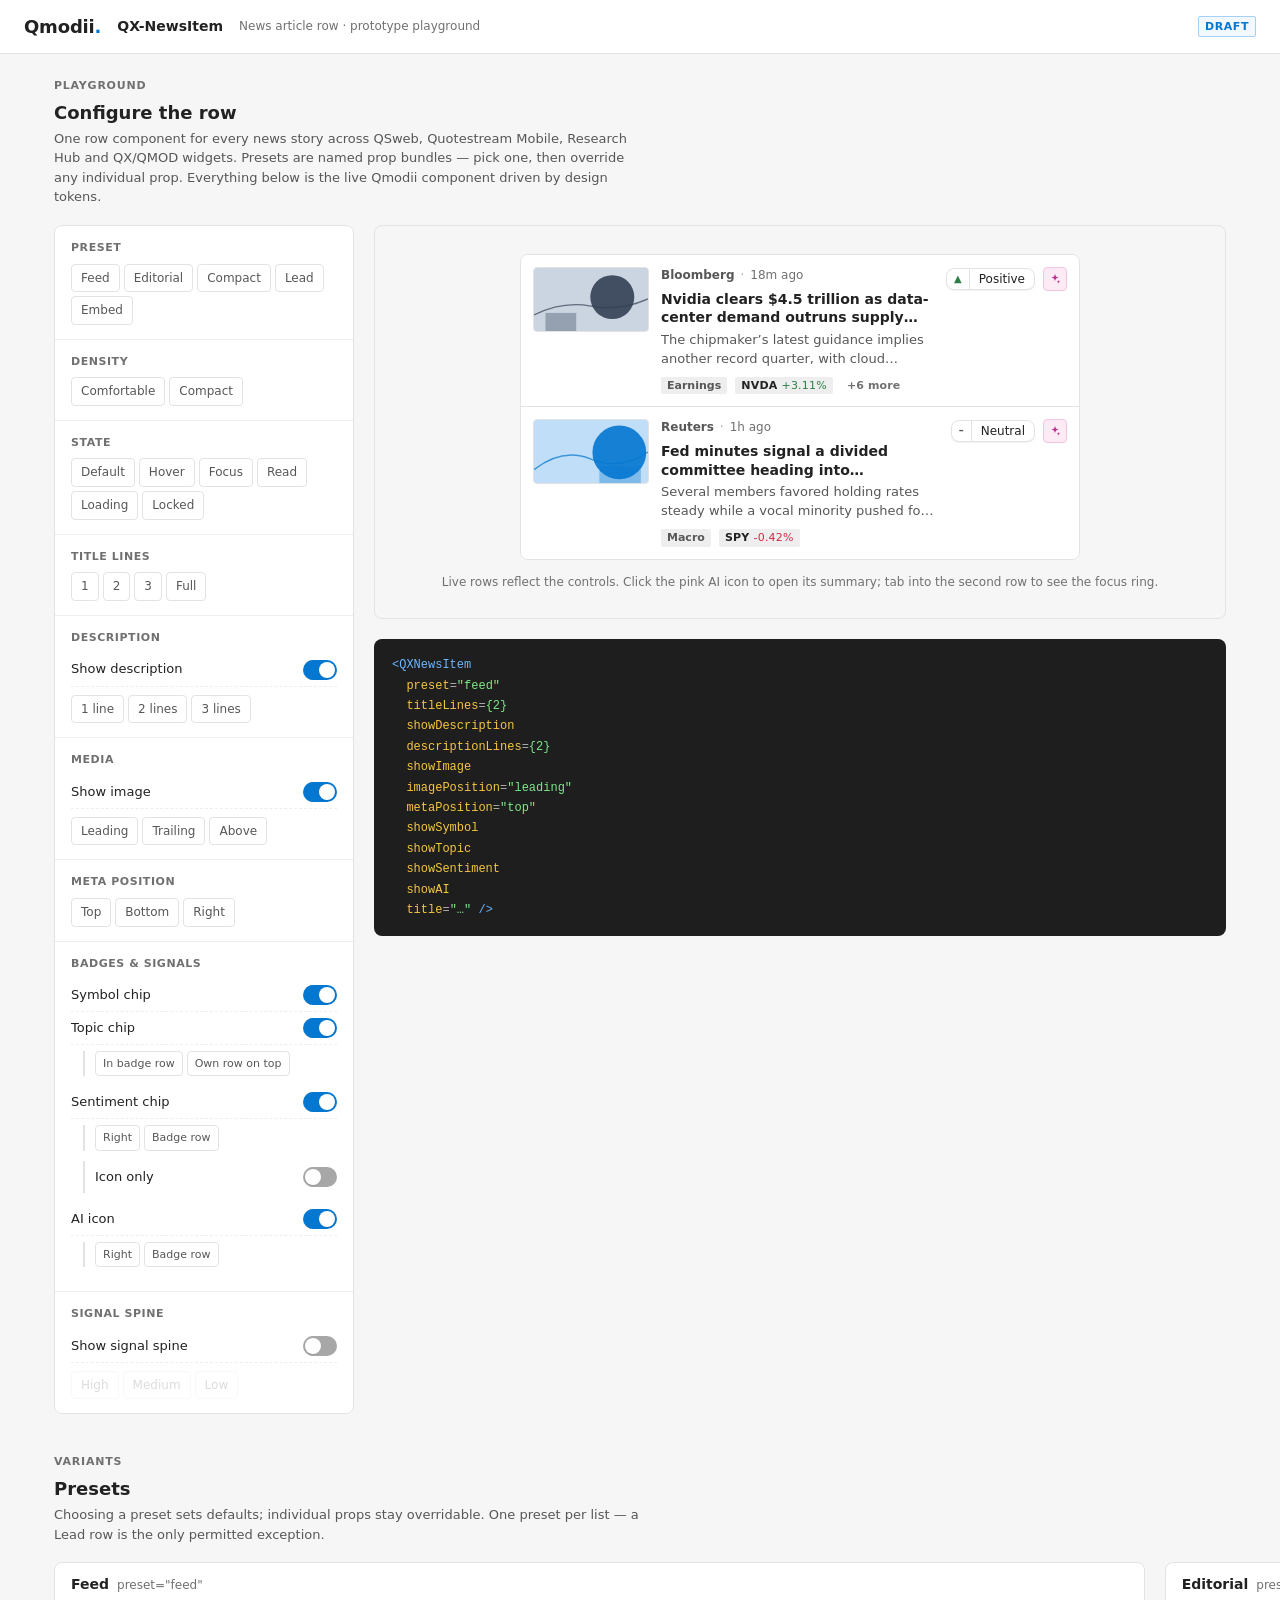
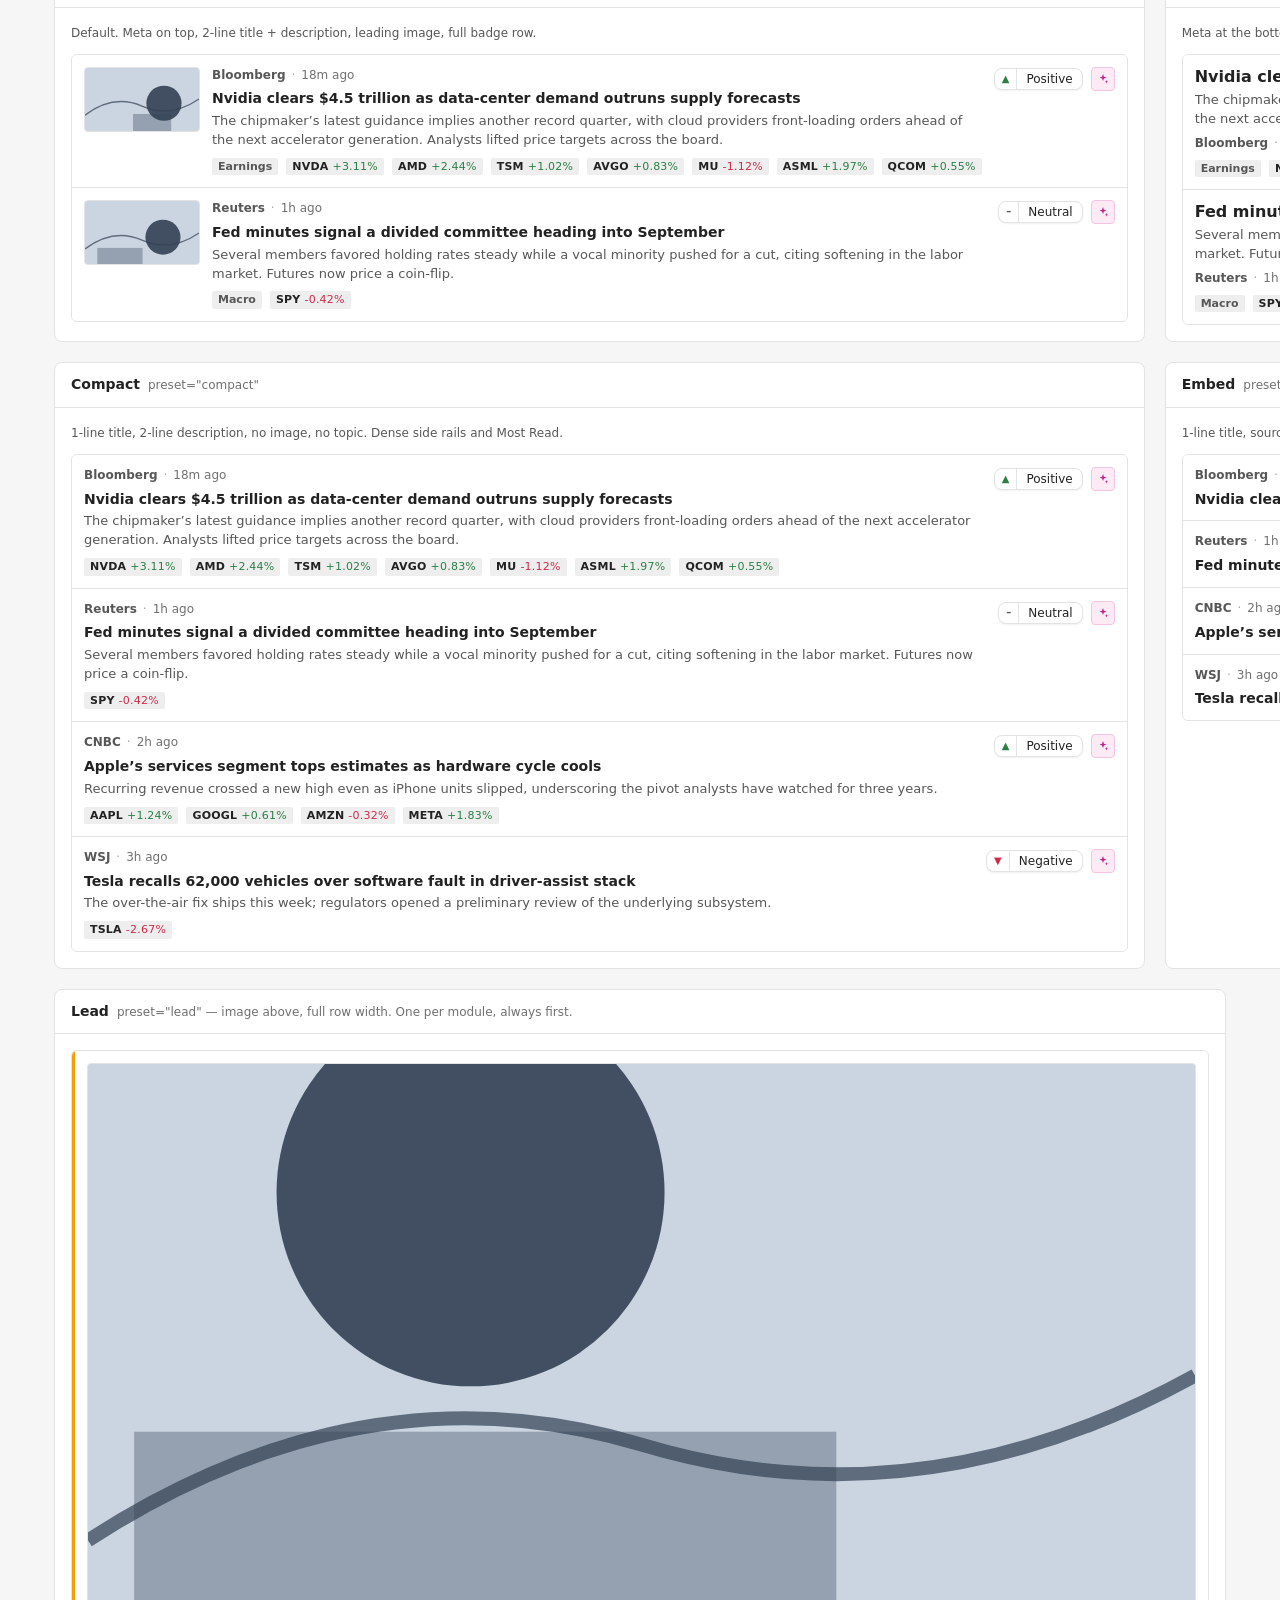
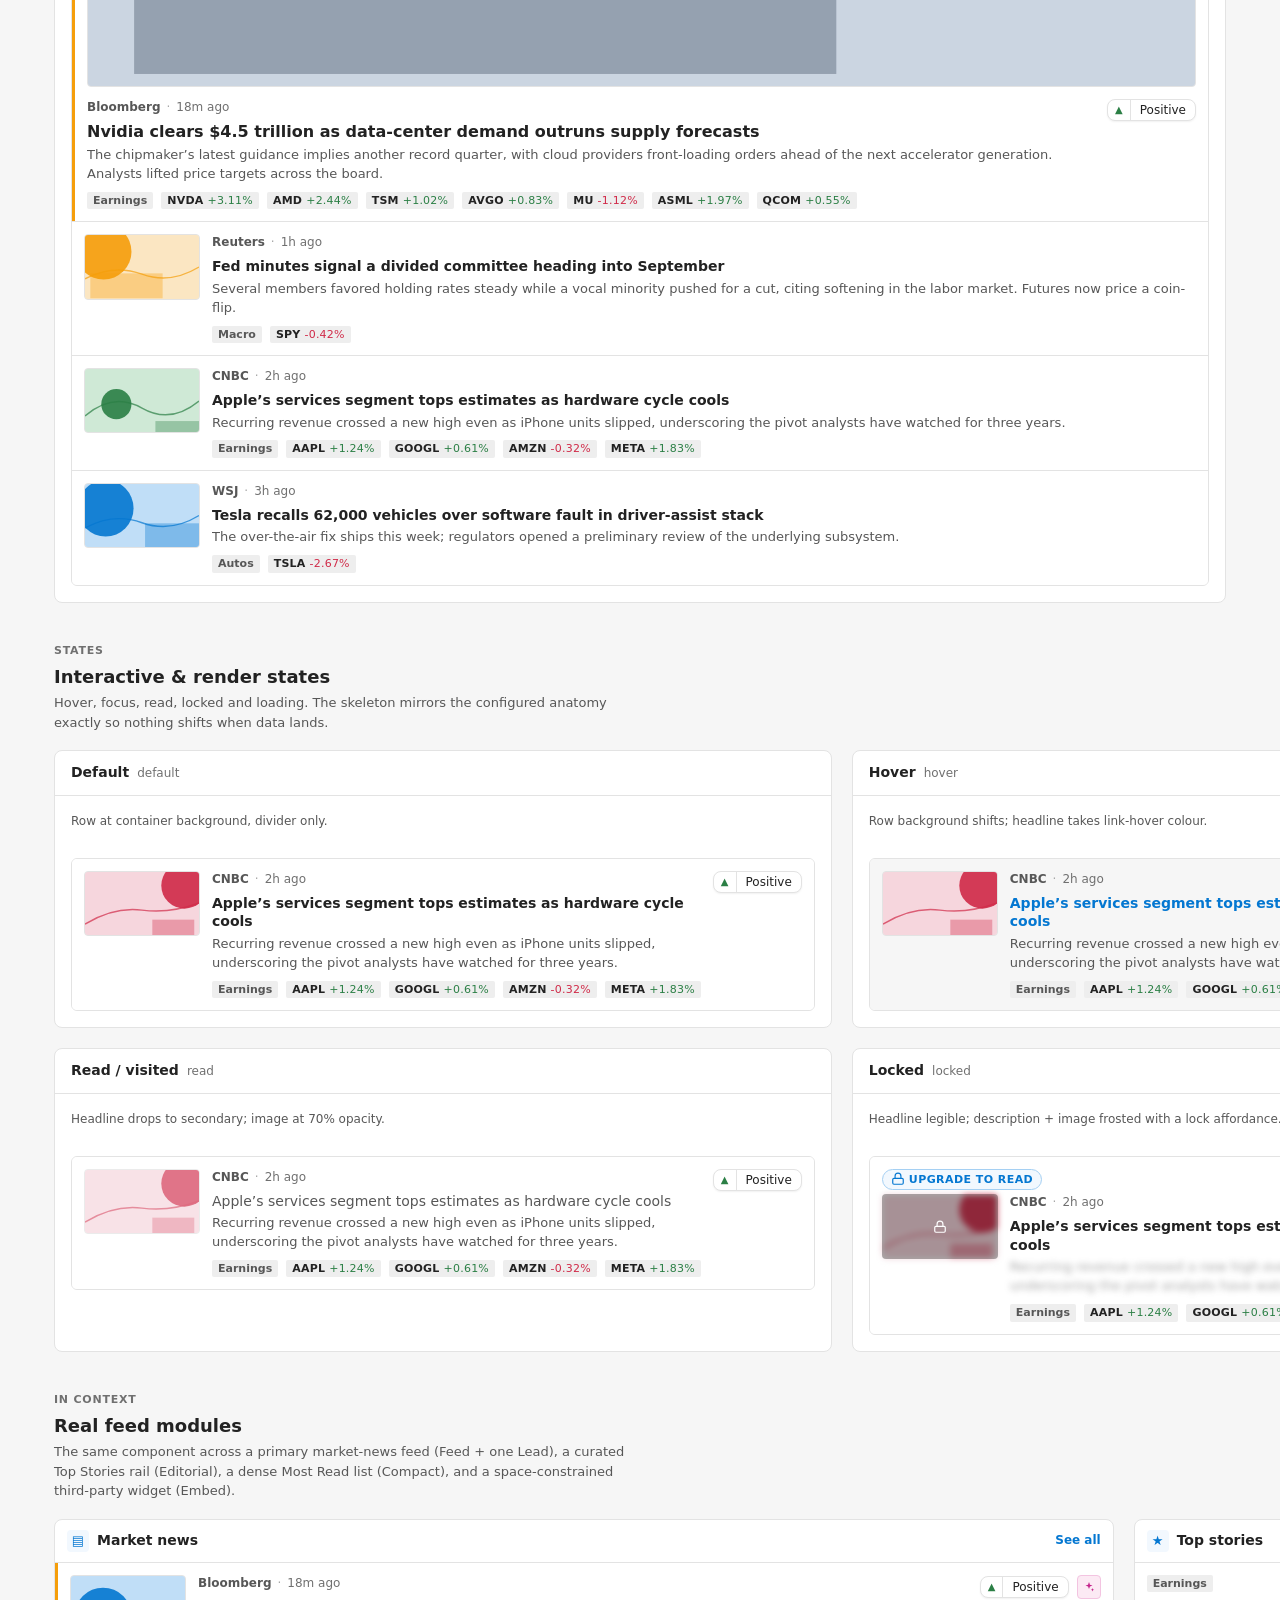
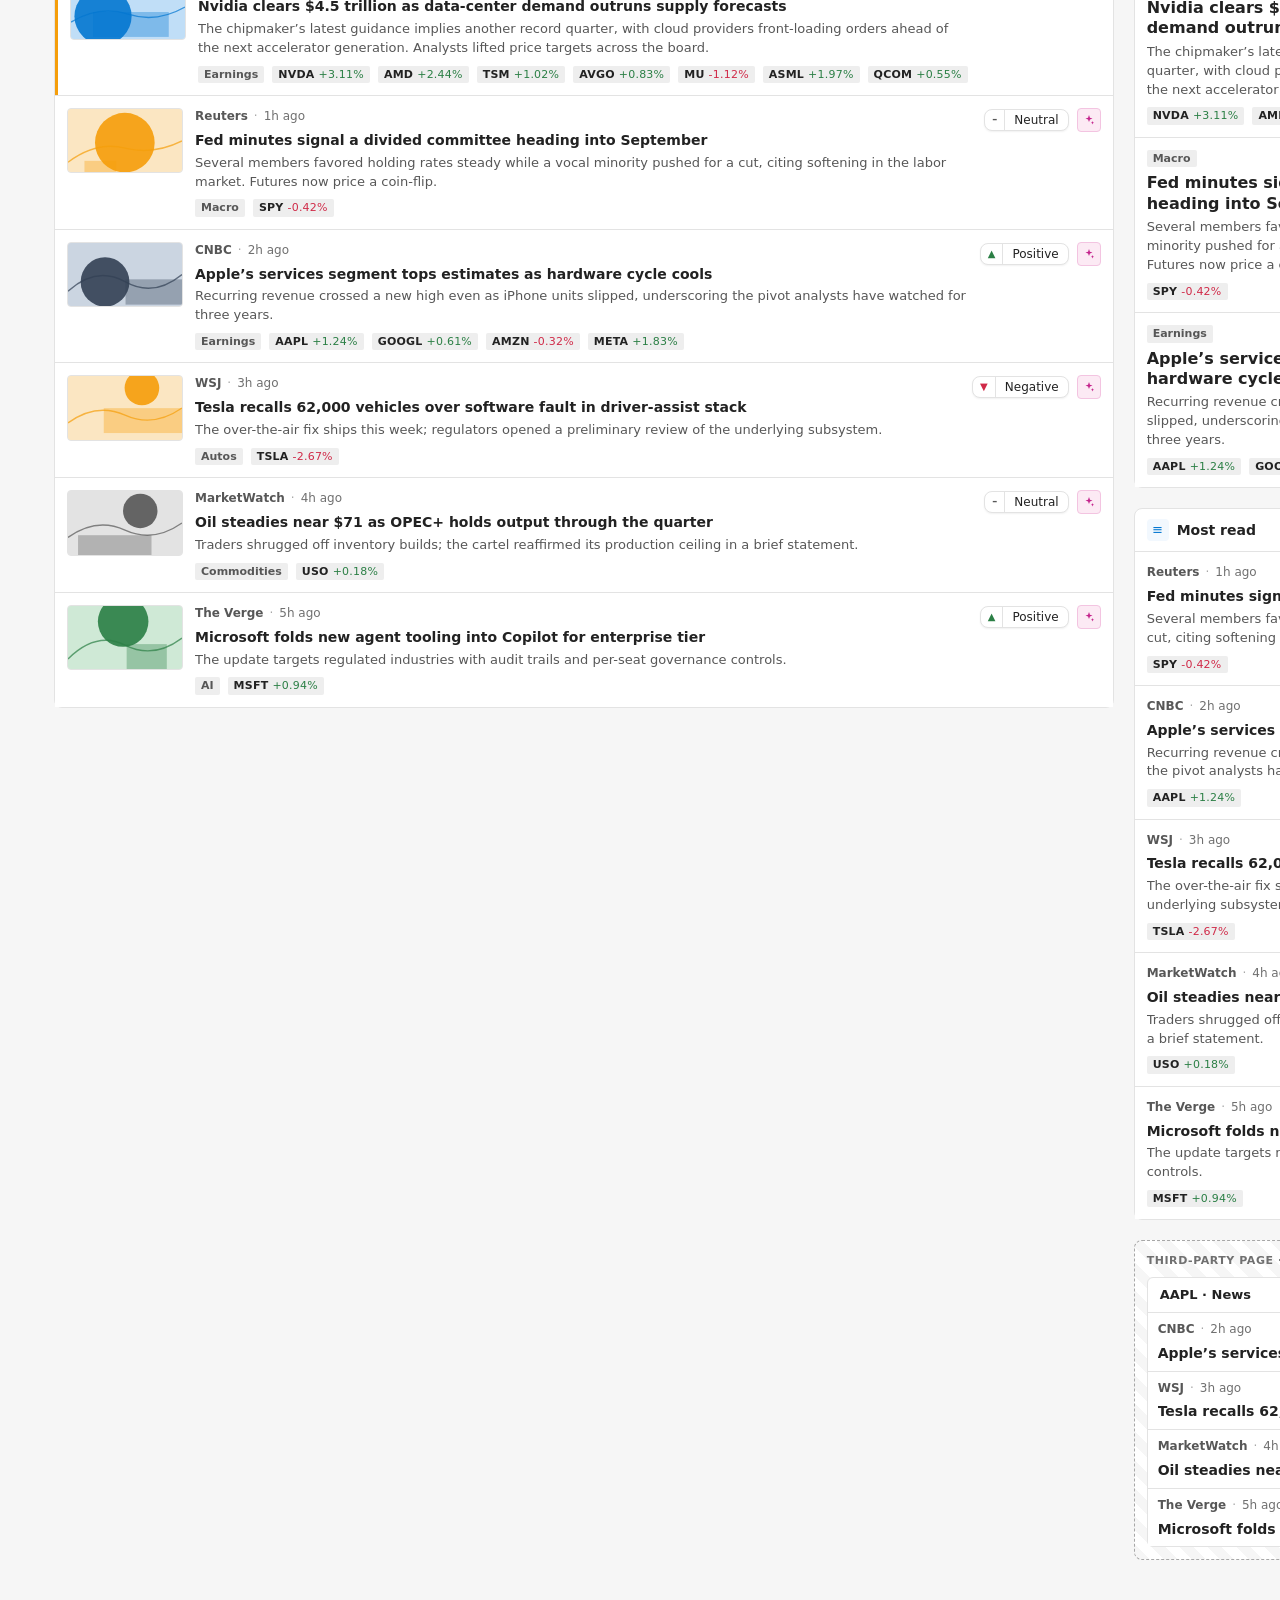
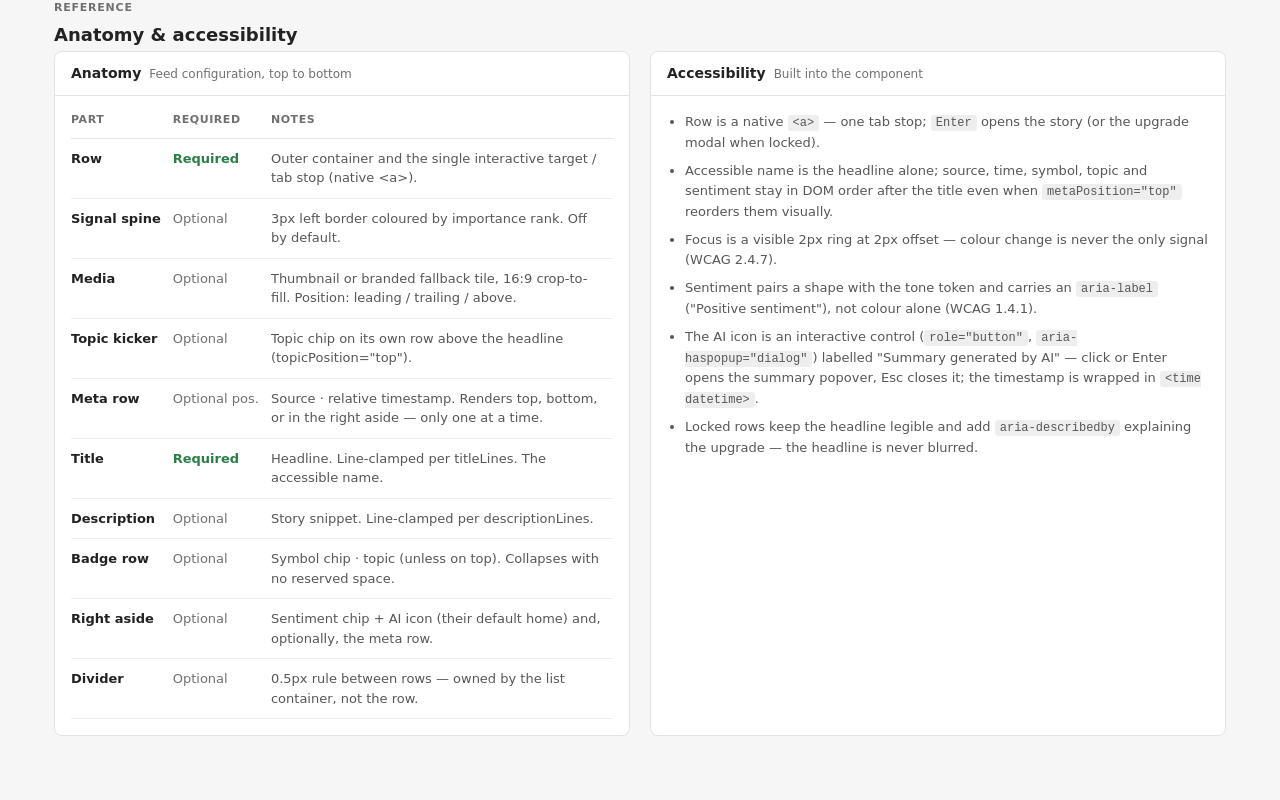
<file: index.html>
<!DOCTYPE html>
<html lang="en">
<head>
<meta charset="utf-8" />
<meta name="viewport" content="width=device-width, initial-scale=1" />
<title>QX-NewsItem — Playground</title>
<link rel="icon" href="data:image/svg+xml,%3Csvg xmlns='http://www.w3.org/2000/svg' viewBox='0 0 32 32'%3E%3Crect width='32' height='32' rx='6' fill='%230477D1'/%3E%3Crect x='7' y='9' width='11' height='8' rx='1' fill='white'/%3E%3Crect x='7' y='20' width='18' height='2' fill='white'/%3E%3Crect x='7' y='24' width='14' height='2' fill='white'/%3E%3C/svg%3E" />
<link rel="stylesheet" href="design-system/styles.css" />
<link rel="stylesheet" href="components/data/qxnewsitem.css" />
<style>
  :root { color-scheme: light; }
  body.qx-root {
    margin: 0;
    background: var(--qx-surface-ground, #F6F6F6);
    color: var(--qx-text-primary, #222);
    font-family: var(--qx-font-sans, system-ui, sans-serif);
    -webkit-font-smoothing: antialiased;
  }

  /* ---- App chrome ---- */
  .pg-appbar {
    position: sticky; top: 0; z-index: 20;
    background: var(--qx-surface-0, #fff);
    border-bottom: 1px solid var(--qx-surface-200, #E3E3E3);
    padding: 14px 24px; display: flex; align-items: center; gap: 16px;
  }
  .pg-wordmark { font-size: 18px; font-weight: 700; letter-spacing: -.01em; }
  .pg-wordmark .dot { color: var(--qx-primary, #0477D1); }
  .pg-appbar .pg-title { font-size: 14px; font-weight: 600; }
  .pg-appbar .pg-sub { font-size: 12px; color: var(--qx-text-muted, #707070); }
  .pg-tag { font-size: 11px; font-weight: 700; text-transform: uppercase; letter-spacing: .05em;
    color: var(--qx-primary, #0477D1); background: var(--qx-primary-subtle, #F2F8FE);
    border: 1px solid var(--qx-blue-200, #C0DEF7); border-radius: 2px; padding: 2px 6px; }
  .pg-spacer { flex: 1 1 auto; }

  .pg-wrap { max-width: 1220px; margin: 0 auto; padding: 24px; }

  /* ---- Section scaffolding ---- */
  .pg-section { margin-bottom: 40px; }
  .pg-eyebrow { font-size: 11px; font-weight: 700; text-transform: uppercase; letter-spacing: .07em; color: var(--qx-text-muted, #707070); margin: 0 0 6px; }
  .pg-h2 { font-size: 18px; font-weight: 700; margin: 0 0 4px; }
  .pg-lede { font-size: 13px; color: var(--qx-text-secondary, #575757); margin: 0 0 18px; max-width: 72ch; line-height: 1.5; }

  .pg-card { background: var(--qx-surface-0, #fff); border: 1px solid var(--qx-surface-200, #E3E3E3); border-radius: 8px; }
  .pg-card-pad { padding: 16px; }
  .pg-card-head { padding: 12px 16px; border-bottom: 1px solid var(--qx-surface-200, #E3E3E3); display: flex; align-items: baseline; gap: 8px; flex-wrap: wrap; }
  .pg-card-head .t { font-size: 14px; font-weight: 700; }
  .pg-card-head .s { font-size: 12px; color: var(--qx-text-muted, #707070); }

  /* ---- Playground grid ---- */
  .pg-play { display: grid; grid-template-columns: 300px 1fr; gap: 20px; align-items: start; }
  @media (max-width: 900px) { .pg-play { grid-template-columns: 1fr; } }
  .pg-controls { position: sticky; top: 74px; }
  .pg-ctrl-group { padding: 14px 16px; border-bottom: 1px solid var(--qx-surface-100, #EDEDED); }
  .pg-ctrl-group:last-child { border-bottom: 0; }
  .pg-ctrl-label { font-size: 11px; font-weight: 700; text-transform: uppercase; letter-spacing: .05em; color: var(--qx-text-muted, #707070); margin: 0 0 8px; }
  .pg-subctrl { margin-top: 8px; transition: opacity 120ms; }
  .pg-subctrl.off { opacity: .4; pointer-events: none; }
  .pg-place { margin: 6px 0 10px 12px; padding-left: 10px; border-left: 2px solid var(--qx-surface-200, #E3E3E3); }
  .pg-place .pg-seg button { font-size: 11px; padding: 4px 7px; }

  /* segmented */
  .pg-seg { display: inline-flex; flex-wrap: wrap; gap: 4px; }
  .pg-seg button {
    font-family: inherit; font-size: 12px; font-weight: 500; padding: 5px 9px;
    border-radius: var(--qx-radius-sm, 4px); cursor: pointer;
    background: var(--qx-surface-0, #fff); color: var(--qx-text-secondary, #575757);
    border: 1px solid var(--qx-surface-200, #E3E3E3); transition: all 120ms var(--qx-ease, ease);
  }
  .pg-seg button:hover { background: var(--qx-surface-50, #F6F6F6); border-color: var(--qx-surface-300, #C7C7C7); }
  .pg-seg button[aria-pressed='true'] { background: var(--qx-primary-subtle, #F2F8FE); color: var(--qx-blue-900, #002C5A); border-color: var(--qx-blue-200, #C0DEF7); font-weight: 600; }
  .pg-seg button:disabled { opacity: .5; cursor: not-allowed; }

  /* toggle row */
  .pg-toggle { display: flex; align-items: center; justify-content: space-between; padding: 6px 0; font-size: 13px; }
  .pg-toggle:not(:last-child) { border-bottom: 1px dashed var(--qx-surface-100, #EDEDED); }
  .pg-toggle.dim { opacity: .45; }
  .pg-switch { position: relative; width: 34px; height: 20px; flex: 0 0 auto; }
  .pg-switch input { position: absolute; opacity: 0; width: 100%; height: 100%; margin: 0; cursor: pointer; }
  .pg-switch .track { position: absolute; inset: 0; border-radius: 999px; background: var(--qx-surface-300, #C7C7C7); transition: background 140ms var(--qx-ease, ease); }
  .pg-switch .thumb { position: absolute; top: 2px; left: 2px; width: 16px; height: 16px; border-radius: 50%; background: #fff; transition: transform 140ms var(--qx-ease, ease); box-shadow: var(--qx-shadow-xs, 0 1px 2px rgba(0,0,0,.06)); }
  .pg-switch input:checked + .track { background: var(--qx-primary, #0477D1); }
  .pg-switch input:checked + .track + .thumb { transform: translateX(14px); }

  /* ---- Preview stage ---- */
  .pg-stage { background: var(--qx-surface-ground, #F6F6F6); border: 1px solid var(--qx-surface-200, #E3E3E3); border-radius: 8px; padding: 28px; }
  .pg-stage-inner { max-width: 560px; margin: 0 auto; }
  .pg-list-frame { border: 1px solid var(--qx-surface-200, #E3E3E3); border-radius: 8px; overflow: hidden; }
  .pg-hint { font-size: 12px; color: var(--qx-text-muted, #707070); text-align: center; margin: 14px 0 0; }

  /* generated code */
  .pg-code { margin-top: 20px; background: var(--qx-surface-900, #1a1a1a); color: #e8e8e8; border-radius: 8px; padding: 16px 18px; overflow-x: auto;
    font-family: ui-monospace, 'SF Mono', Menlo, Consolas, monospace; font-size: 12px; line-height: 1.7; white-space: pre; }
  .pg-code .k { color: #6cb6ff; } .pg-code .a { color: #f5c63f; } .pg-code .v { color: #7ee787; } .pg-code .p { color: #b0b0b0; }

  /* ---- Galleries ---- */
  .pg-grid-2 { display: grid; grid-template-columns: 1fr 1fr; gap: 20px; }
  .pg-grid-3 { display: grid; grid-template-columns: repeat(3, 1fr); gap: 20px; }
  @media (max-width: 900px) { .pg-grid-2, .pg-grid-3 { grid-template-columns: 1fr; } }
  .pg-gal-note { margin: 0 0 12px; font-size: 12px; color: var(--qx-text-secondary, #575757); line-height: 1.5; }
  .pg-inner-list { border: 1px solid var(--qx-surface-200, #E3E3E3); border-radius: 6px; overflow: hidden; }

  .pg-usage { display: grid; grid-template-columns: 1.6fr 1fr; gap: 20px; align-items: start; }
  @media (max-width: 900px) { .pg-usage { grid-template-columns: 1fr; } }
  .pg-rail { display: flex; flex-direction: column; gap: 20px; }
  .pg-module-head { display: flex; align-items: center; gap: 8px; padding: 10px 12px; border-bottom: 1px solid var(--qx-surface-200, #E3E3E3); }
  .pg-module-head .icon { width: 22px; height: 22px; border-radius: 4px; background: var(--qx-primary-subtle, #F2F8FE); color: var(--qx-primary, #0477D1); display: flex; align-items: center; justify-content: center; font-size: 13px; }
  .pg-module-head .t { font-size: 14px; font-weight: 700; }
  .pg-module-head .more { margin-left: auto; font-size: 12px; font-weight: 600; color: var(--qx-primary, #0477D1); text-decoration: none; }
  .pg-embed-frame { border: 1px dashed var(--qx-surface-300, #C7C7C7); border-radius: 8px; padding: 12px; background: repeating-linear-gradient(45deg, var(--qx-surface-50, #F6F6F6) 0 10px, var(--qx-surface-0, #fff) 10px 20px); }
  .pg-embed-note { font-size: 11px; color: var(--qx-text-muted); margin: 0 0 8px; text-transform: uppercase; letter-spacing: .05em; font-weight: 700; }

  table.pg-anat { width: 100%; border-collapse: collapse; font-size: 13px; }
  table.pg-anat th { text-align: left; font-size: 11px; font-weight: 700; text-transform: uppercase; letter-spacing: .05em; color: var(--qx-text-muted); padding: 0 12px 10px 0; border-bottom: 1px solid var(--qx-surface-200, #E3E3E3); }
  table.pg-anat td { padding: 10px 12px 10px 0; border-bottom: 1px solid var(--qx-surface-100, #EDEDED); color: var(--qx-text-secondary); vertical-align: top; line-height: 1.5; }
  table.pg-anat td.n { font-weight: 700; color: var(--qx-text-primary); white-space: nowrap; }
  table.pg-anat td.req.yes { color: var(--qx-text-positive, #2B7F45); font-weight: 600; white-space: nowrap; }
  table.pg-anat td.req { color: var(--qx-text-muted); white-space: nowrap; }
  .pg-a11y { margin: 0; padding-left: 18px; }
  .pg-a11y li { font-size: 13px; color: var(--qx-text-secondary); line-height: 1.55; margin-bottom: 8px; }
  .pg-a11y code { background: var(--qx-surface-100, #EDEDED); padding: 1px 5px; border-radius: 3px; font-size: 12px; }
</style>
</head>
<body class="qx-root">
<div id="app"></div>

<script src="components/data/qxnewsitem.vanilla.js"></script>
<script>
/* ============================================================
   Playground — dependency-free. Renders the QX-NewsItem component
   (window.QXNewsItem) across a live configurator, preset & state
   galleries, and real feed modules.
   ============================================================ */
(function () {
  'use strict';
  const NI = window.QXNewsItem;
  const PRESETS = NI.PRESETS;

  /* ---- tiny DOM helper ---- */
  function el(tag, attrs, children) {
    const n = document.createElement(tag);
    if (attrs) for (const k in attrs) {
      const v = attrs[k];
      if (v === undefined || v === null || v === false) continue;
      if (k === 'text') n.textContent = v;
      else if (k === 'html') n.innerHTML = v;
      else if (k === 'onclick') n.addEventListener('click', v);
      else if (k === 'onchange') n.addEventListener('change', v);
      else n.setAttribute(k, v === true ? '' : v);
    }
    if (children != null) [].concat(children).forEach(c => { if (c != null && c !== false) n.appendChild(typeof c === 'object' ? c : document.createTextNode(String(c))); });
    return n;
  }
  const clear = (n) => { while (n.firstChild) n.removeChild(n.firstChild); return n; };

  /* ---- deterministic placeholder thumbnails ---- */
  const TINTS = [['#0477D1','#C0DEF7'],['#2B7F45','#CFE9D6'],['#575757','#E3E3E3'],['#D02A48','#F6D6DD'],['#F59E0B','#FBE6C2'],['#334155','#CBD5E1']];
  function thumb(seed) {
    let hs = 0; for (let i = 0; i < seed.length; i++) hs = (hs * 31 + seed.charCodeAt(i)) & 0xffffff;
    const t = TINTS[hs % TINTS.length], c1 = t[0], c2 = t[1];
    const r = (n) => ((hs >> n) & 0xff) / 255;
    const s =
      "<svg xmlns='http://www.w3.org/2000/svg' width='320' height='180' viewBox='0 0 320 180'>" +
      "<rect width='320' height='180' fill='" + c2 + "'/>" +
      "<circle cx='" + (40 + r(3) * 240) + "' cy='" + (30 + r(7) * 90) + "' r='" + (40 + r(5) * 50) + "' fill='" + c1 + "' opacity='0.9'/>" +
      "<rect x='" + (r(11) * 200) + "' y='" + (90 + r(9) * 60) + "' width='" + (80 + r(13) * 160) + "' height='70' fill='" + c1 + "' opacity='0.35'/>" +
      "<path d='M0 " + (120 + r(2) * 30) + " Q 80 " + (60 + r(4) * 40) + ", 160 110 T 320 90' stroke='" + c1 + "' stroke-width='4' fill='none' opacity='0.7'/>" +
      "</svg>";
    return 'data:image/svg+xml;utf8,' + encodeURIComponent(s);
  }

  /* ---- sample feed ---- */
  const STORIES = [
    { title: 'Nvidia clears $4.5 trillion as data-center demand outruns supply forecasts', description: 'The chipmaker’s latest guidance implies another record quarter, with cloud providers front-loading orders ahead of the next accelerator generation. Analysts lifted price targets across the board.', source: 'Bloomberg', initials: 'BL', timestamp: '18m ago', datetime: '2026-08-14T13:42:00Z', symbol: 'NVDA', symbolChange: 3.11, symbols: [{symbol:'NVDA',change:3.11},{symbol:'AMD',change:2.44},{symbol:'TSM',change:1.02},{symbol:'AVGO',change:0.83},{symbol:'MU',change:-1.12},{symbol:'ASML',change:1.97},{symbol:'QCOM',change:0.55}], sentiment: 'positive', topic: 'Earnings' },
    { title: 'Fed minutes signal a divided committee heading into September', description: 'Several members favored holding rates steady while a vocal minority pushed for a cut, citing softening in the labor market. Futures now price a coin-flip.', source: 'Reuters', initials: 'RE', timestamp: '1h ago', datetime: '2026-08-14T12:55:00Z', symbol: 'SPY', symbolChange: -0.42, sentiment: 'neutral', topic: 'Macro' },
    { title: 'Apple’s services segment tops estimates as hardware cycle cools', description: 'Recurring revenue crossed a new high even as iPhone units slipped, underscoring the pivot analysts have watched for three years.', source: 'CNBC', initials: 'CN', timestamp: '2h ago', datetime: '2026-08-14T11:40:00Z', symbol: 'AAPL', symbolChange: 1.24, symbols: [{symbol:'AAPL',change:1.24},{symbol:'GOOGL',change:0.61},{symbol:'AMZN',change:-0.32},{symbol:'META',change:1.83}], sentiment: 'positive', topic: 'Earnings' },
    { title: 'Tesla recalls 62,000 vehicles over software fault in driver-assist stack', description: 'The over-the-air fix ships this week; regulators opened a preliminary review of the underlying subsystem.', source: 'WSJ', initials: 'WS', timestamp: '3h ago', datetime: '2026-08-14T10:30:00Z', symbol: 'TSLA', symbolChange: -2.67, sentiment: 'negative', topic: 'Autos' },
    { title: 'Oil steadies near $71 as OPEC+ holds output through the quarter', description: 'Traders shrugged off inventory builds; the cartel reaffirmed its production ceiling in a brief statement.', source: 'MarketWatch', initials: 'MW', timestamp: '4h ago', datetime: '2026-08-14T09:15:00Z', symbol: 'USO', symbolChange: 0.18, sentiment: 'neutral', topic: 'Commodities' },
    { title: 'Microsoft folds new agent tooling into Copilot for enterprise tier', description: 'The update targets regulated industries with audit trails and per-seat governance controls.', source: 'The Verge', initials: 'TV', timestamp: '5h ago', datetime: '2026-08-14T08:05:00Z', symbol: 'MSFT', symbolChange: 0.94, sentiment: 'positive', topic: 'AI' },
  ];
  const storyProps = (s, seed) => ({ title: s.title, description: s.description, source: s.source, sourceInitials: s.initials, timestamp: s.timestamp, datetime: s.datetime, image: thumb((seed || '') + s.title), symbol: s.symbol, symbolChange: s.symbolChange, symbols: s.symbols, sentiment: s.sentiment, topic: s.topic, imageAlt: '' });

  /* ---- control widgets ---- */
  function segmented(value, options, onChange, disabled) {
    return el('div', { class: 'pg-seg', role: 'group' }, options.map(o => {
      const val = Array.isArray(o) ? o[0] : o, lbl = Array.isArray(o) ? o[1] : o;
      return el('button', { type: 'button', 'aria-pressed': String(val) === String(value), disabled: disabled || undefined, onclick: () => onChange(val), text: lbl });
    }));
  }
  function toggleRow(label, checked, onChange, disabled) {
    const input = el('input', { type: 'checkbox', onchange: (e) => onChange(e.target.checked) });
    input.checked = checked; if (disabled) input.disabled = true;
    return el('label', { class: 'pg-toggle' + (disabled ? ' dim' : '') }, [
      el('span', { text: label }),
      el('span', { class: 'pg-switch' }, [input, el('span', { class: 'track' }), el('span', { class: 'thumb' })]),
    ]);
  }
  const ctrlGroup = (label, kids) => el('div', { class: 'pg-ctrl-group' }, [el('p', { class: 'pg-ctrl-label', text: label })].concat(kids));

  /* ---- generated code snippet ---- */
  function codeSnippet(cfg) {
    const DEF = { density: 'comfortable', state: 'default', signalLevel: 'high' };
    const rows = [];
    const add = (name, val, isStr) => {
      if (typeof val === 'boolean') { if (val) rows.push([name, null]); return; }
      if (val == null) return;
      rows.push([name, isStr ? '"' + val + '"' : '{' + JSON.stringify(val) + '}']);
    };
    add('preset', cfg.preset, true);
    if (cfg.density !== DEF.density) add('density', cfg.density, true);
    if (cfg.state !== DEF.state) add('state', cfg.state, true);
    add('titleLines', cfg.titleLines, typeof cfg.titleLines !== 'number');
    add('showDescription', cfg.showDescription);
    if (cfg.showDescription) add('descriptionLines', cfg.descriptionLines, false);
    add('showImage', cfg.showImage);
    if (cfg.showImage) add('imagePosition', cfg.imagePosition, true);
    add('metaPosition', cfg.metaPosition, true);
    add('showSymbol', cfg.showSymbol);
    add('showTopic', cfg.showTopic);
    if (cfg.showTopic && cfg.topicPosition !== 'badge') add('topicPosition', cfg.topicPosition, true);
    add('showSentiment', cfg.showSentiment);
    if (cfg.showSentiment && cfg.sentimentPosition !== 'right') add('sentimentPosition', cfg.sentimentPosition, true);
    if (cfg.showSentiment && cfg.sentimentIconOnly) add('sentimentIconOnly', true);
    add('showAI', cfg.showAI);
    if (cfg.showAI && cfg.aiPosition !== 'right') add('aiPosition', cfg.aiPosition, true);
    add('showSignalSpine', cfg.showSignalSpine);
    if (cfg.showSignalSpine && cfg.signalLevel !== DEF.signalLevel) add('signalLevel', cfg.signalLevel, true);

    const pre = el('pre', { class: 'pg-code' });
    pre.appendChild(el('span', { class: 'k', text: '<QXNewsItem' }));
    pre.appendChild(document.createTextNode('\n'));
    rows.forEach(([n, v]) => {
      pre.appendChild(document.createTextNode('  '));
      pre.appendChild(el('span', { class: 'a', text: n }));
      if (v !== null) { pre.appendChild(el('span', { class: 'p', text: '=' })); pre.appendChild(el('span', { class: 'v', text: v })); }
      pre.appendChild(document.createTextNode('\n'));
    });
    pre.appendChild(document.createTextNode('  '));
    pre.appendChild(el('span', { class: 'a', text: 'title' }));
    pre.appendChild(el('span', { class: 'p', text: '=' }));
    pre.appendChild(el('span', { class: 'v', text: '"…"' }));
    pre.appendChild(el('span', { class: 'k', text: ' />' }));
    return pre;
  }

  /* ---- playground ---- */
  function playground() {
    let cfg = { preset: 'feed', density: 'comfortable', state: 'default', titleLines: 2, showDescription: true, descriptionLines: 2, showImage: true, imagePosition: 'leading', metaPosition: 'top', showSymbol: true, showSentiment: true, showAI: true, showTopic: true, topicPosition: 'badge', sentimentPosition: 'right', aiPosition: 'right', sentimentIconOnly: false, showSignalSpine: false, signalLevel: 'high' };

    const controlsEl = el('div', { class: 'pg-card pg-controls' });
    const previewEl = el('div', { class: 'pg-list-frame' });
    const codeHolder = el('div');
    const stage = el('div', { class: 'pg-stage' }, [
      el('div', { class: 'pg-stage-inner' }, [previewEl]),
      el('p', { class: 'pg-hint', html: 'Live rows reflect the controls. Click the pink AI icon to open its summary; tab into the second row to see the focus ring.' }),
    ]);

    function effBadges() {
      const off = cfg.preset === 'embed';
      return { showSymbol: cfg.showSymbol && !off, showSentiment: cfg.showSentiment && !off, showAI: cfg.showAI && !off, showTopic: cfg.showTopic && !off };
    }

    function renderPreview() {
      clear(previewEl);
      const b = effBadges();
      const base = { preset: cfg.preset, density: cfg.density, titleLines: cfg.titleLines, showDescription: cfg.showDescription, descriptionLines: cfg.descriptionLines, showImage: cfg.showImage, imagePosition: cfg.imagePosition, metaPosition: cfg.metaPosition, showSignalSpine: cfg.showSignalSpine, signalLevel: cfg.signalLevel, showSymbol: b.showSymbol, showSentiment: b.showSentiment, showAI: b.showAI, showTopic: b.showTopic, topicPosition: cfg.topicPosition, sentimentPosition: cfg.sentimentPosition, aiPosition: cfg.aiPosition, sentimentIconOnly: cfg.sentimentIconOnly };
      const list = el('div', { class: 'qx-news-list' });
      list.appendChild(NI.render(Object.assign({}, base, storyProps(STORIES[0]), { state: cfg.state, image: cfg.showImage ? thumb(STORIES[0].title) : undefined })));
      list.appendChild(NI.render(Object.assign({}, base, storyProps(STORIES[1]), { image: cfg.showImage ? thumb(STORIES[1].title) : undefined })));
      previewEl.appendChild(list);
      clear(codeHolder).appendChild(codeSnippet(Object.assign({}, cfg, b)));
    }

    function renderControls() {
      clear(controlsEl);
      const off = cfg.preset === 'embed';
      const set = (patch) => { cfg = Object.assign({}, cfg, patch); renderControls(); renderPreview(); };
      const setPreset = (preset) => { const p = PRESETS[preset]; set({ preset, titleLines: p.titleLines, showDescription: p.showDescription, descriptionLines: p.descriptionLines, showImage: p.showImage, imagePosition: p.imagePosition, metaPosition: p.metaPosition, topicPosition: p.topicPosition || 'badge', sentimentPosition: p.sentimentPosition || 'right', aiPosition: p.aiPosition || 'right' }); };

      controlsEl.appendChild(ctrlGroup('Preset', segmented(cfg.preset, [['feed','Feed'],['editorial','Editorial'],['compact','Compact'],['lead','Lead'],['embed','Embed']], setPreset)));
      controlsEl.appendChild(ctrlGroup('Density', segmented(cfg.density, [['comfortable','Comfortable'],['compact','Compact']], v => set({ density: v }))));
      controlsEl.appendChild(ctrlGroup('State', segmented(cfg.state, [['default','Default'],['hover','Hover'],['focus','Focus'],['read','Read'],['loading','Loading'],['locked','Locked']], v => set({ state: v }))));
      controlsEl.appendChild(ctrlGroup('Title lines', segmented(cfg.titleLines, [[1,'1'],[2,'2'],[3,'3'],['full','Full']], v => set({ titleLines: v }))));
      controlsEl.appendChild(ctrlGroup('Description', [
        toggleRow('Show description', cfg.showDescription, v => set({ showDescription: v })),
        el('div', { class: 'pg-subctrl' + (cfg.showDescription ? '' : ' off') }, [segmented(cfg.descriptionLines, [[1,'1 line'],[2,'2 lines'],[3,'3 lines']], v => set({ descriptionLines: v }), !cfg.showDescription)]),
      ]));
      controlsEl.appendChild(ctrlGroup('Media', [
        toggleRow('Show image', cfg.showImage, v => set({ showImage: v })),
        el('div', { class: 'pg-subctrl' + (cfg.showImage ? '' : ' off') }, [segmented(cfg.imagePosition, [['leading','Leading'],['trailing','Trailing'],['above','Above']], v => set({ imagePosition: v }), !cfg.showImage)]),
      ]));
      controlsEl.appendChild(ctrlGroup('Meta position', segmented(cfg.metaPosition, [['top','Top'],['bottom','Bottom'],['right','Right']], v => set({ metaPosition: v }))));
      const placement = (on, value, opts, key) => el('div', { class: 'pg-subctrl pg-place' + (on ? '' : ' off') }, [segmented(value, opts, v => set({ [key]: v }), !on)]);
      const badgeKids = [
        toggleRow('Symbol chip', cfg.showSymbol && !off, v => set({ showSymbol: v }), off),
        toggleRow('Topic chip', cfg.showTopic && !off, v => set({ showTopic: v }), off),
        placement(cfg.showTopic && !off, cfg.topicPosition, [['badge','In badge row'],['top','Own row on top']], 'topicPosition'),
        toggleRow('Sentiment chip', cfg.showSentiment && !off, v => set({ showSentiment: v }), off),
        placement(cfg.showSentiment && !off, cfg.sentimentPosition, [['right','Right'],['badge','Badge row']], 'sentimentPosition'),
        el('div', { class: 'pg-subctrl pg-place' + (cfg.showSentiment && !off ? '' : ' off') }, [
          toggleRow('Icon only', cfg.sentimentIconOnly && cfg.showSentiment && !off, v => set({ sentimentIconOnly: v }), !(cfg.showSentiment && !off)),
        ]),
        toggleRow('AI icon', cfg.showAI && !off, v => set({ showAI: v }), off),
        placement(cfg.showAI && !off, cfg.aiPosition, [['right','Right'],['badge','Badge row']], 'aiPosition'),
      ];
      if (off) badgeKids.push(el('p', { style: 'font-size:11px;color:var(--qx-text-muted);margin:6px 0 0', text: 'Embed preset hides the badge row.' }));
      controlsEl.appendChild(ctrlGroup('Badges & signals', badgeKids));
      controlsEl.appendChild(ctrlGroup('Signal spine', [
        toggleRow('Show signal spine', cfg.showSignalSpine, v => set({ showSignalSpine: v })),
        el('div', { class: 'pg-subctrl' + (cfg.showSignalSpine ? '' : ' off') }, [segmented(cfg.signalLevel, [['high','High'],['medium','Medium'],['low','Low']], v => set({ signalLevel: v }), !cfg.showSignalSpine)]),
      ]));
    }

    renderControls();
    renderPreview();
    return el('div', { class: 'pg-play' }, [controlsEl, el('div', {}, [stage, codeHolder])]);
  }

  /* ---- galleries ---- */
  function galleryCard(name, presetName, desc, listNode) {
    return el('div', { class: 'pg-card' }, [
      el('div', { class: 'pg-card-head' }, [el('span', { class: 't', text: name }), el('span', { class: 's', text: 'preset="' + presetName + '"' })]),
      el('div', { class: 'pg-card-pad' }, [el('p', { class: 'pg-gal-note', text: desc }), listNode]),
    ]);
  }
  function presetList(preset, count, seed) {
    const list = el('div', { class: 'qx-news-list pg-inner-list' });
    STORIES.slice(0, count).forEach((s, i) => list.appendChild(NI.render(Object.assign({ preset, showSymbol: true, showTopic: preset !== 'compact', showSentiment: true, showAI: true }, storyProps(s, (seed || '') + i)))));
    return list;
  }
  function presetGallery() {
    return el('div', { class: 'pg-grid-2' }, [
      galleryCard('Feed', 'feed', 'Default. Meta on top, 2-line title + description, leading image, full badge row.', presetList('feed', 2, 'f')),
      galleryCard('Editorial', 'editorial', 'Meta at the bottom, 3-line description, trailing image. Reads as a curated story.', presetList('editorial', 2, 'e')),
      galleryCard('Compact', 'compact', '1-line title, 2-line description, no image, no topic. Dense side rails and Most Read.', presetList('compact', 4, 'c')),
      galleryCard('Embed', 'embed', '1-line title, source + time only, no badge row. WMID widget contexts.', presetList('embed', 4, 'm')),
    ]);
  }
  function leadGallery() {
    const list = el('div', { class: 'qx-news-list pg-inner-list' });
    list.appendChild(NI.render(Object.assign({ preset: 'lead', showSymbol: true, showTopic: true, showSentiment: true, showSignalSpine: true, signalLevel: 'high' }, storyProps(STORIES[0], 'lead'))));
    STORIES.slice(1, 4).forEach((s, i) => list.appendChild(NI.render(Object.assign({ preset: 'feed', showSymbol: true, showTopic: true }, storyProps(s, 'lf' + i)))));
    return el('div', { class: 'pg-card' }, [
      el('div', { class: 'pg-card-head' }, [el('span', { class: 't', text: 'Lead' }), el('span', { class: 's', text: 'preset="lead" — image above, full row width. One per module, always first.' })]),
      el('div', { class: 'pg-card-pad' }, [list]),
    ]);
  }
  function statesGallery() {
    const states = [
      ['default', 'Default', 'Row at container background, divider only.'],
      ['hover', 'Hover', 'Row background shifts; headline takes link-hover colour.'],
      ['focus', 'Focus', '2px ring on the row bounds, 2px offset (WCAG 2.4.7).'],
      ['read', 'Read / visited', 'Headline drops to secondary; image at 70% opacity.'],
      ['locked', 'Locked', 'Headline legible; description + image frosted with a lock affordance.'],
      ['loading', 'Loading', 'Skeleton mirrors the configured anatomy — no layout shift.'],
    ];
    const s = STORIES[2];
    return el('div', { class: 'pg-grid-3' }, states.map(([state, name, desc]) =>
      el('div', { class: 'pg-card' }, [
        el('div', { class: 'pg-card-head' }, [el('span', { class: 't', text: name }), el('span', { class: 's', text: state })]),
        el('div', { class: 'pg-card-pad' }, [
          el('p', { class: 'pg-gal-note', style: 'min-height:34px', text: desc }),
          el('div', { class: 'pg-inner-list' }, [NI.render(Object.assign({ preset: 'feed', state, showSymbol: true, showTopic: true, showSentiment: true }, storyProps(s, 'st')))]),
        ]),
      ])
    ));
  }
  function moduleCard(icon, title, more, rows) {
    const head = el('div', { class: 'pg-module-head' }, [el('span', { class: 'icon', 'aria-hidden': 'true', text: icon }), el('span', { class: 't', text: title })]);
    if (more) head.appendChild(el('a', { class: 'more', href: '#', text: more }));
    return el('div', { class: 'pg-card' }, [head, el('div', { class: 'qx-news-list' }, rows)]);
  }
  function usageInContext() {
    const feed = moduleCard('▤', 'Market news', 'See all', STORIES.map((s, i) =>
      NI.render(Object.assign({ preset: 'feed', showSymbol: true, showTopic: true, showSentiment: true, showAI: true, showSignalSpine: i === 0, signalLevel: 'high' }, storyProps(s, 'ctx' + i)))));

    // Top Stories shows the topic as a kicker on its own row and meta on the right.
    const top = moduleCard('★', 'Top stories', null, STORIES.slice(0, 3).map((s, i) =>
      NI.render(Object.assign({ preset: 'editorial', showSymbol: true, showTopic: true, topicPosition: 'top', showSentiment: true, metaPosition: 'right' }, storyProps(s, 'top' + i)))));

    const most = moduleCard('≡', 'Most read', null, STORIES.slice(1, 6).map((s) =>
      NI.render({ preset: 'compact', title: s.title, description: s.description, source: s.source, sourceInitials: s.initials, timestamp: s.timestamp, datetime: s.datetime, symbol: s.symbol, symbolChange: s.symbolChange, showSymbol: true, showTopic: false })));

    const embedInner = el('div', { class: 'qx-news-list' }, STORIES.slice(2, 6).map((s) =>
      NI.render({ preset: 'embed', density: 'compact', title: s.title, source: s.source, sourceInitials: s.initials, timestamp: s.timestamp, datetime: s.datetime })));
    const embed = el('div', { class: 'pg-embed-frame' }, [
      el('p', { class: 'pg-embed-note', text: 'Third-party page · QX widget (Embed)' }),
      el('div', { class: 'pg-card', style: 'border-radius:6px' }, [
        el('div', { class: 'pg-module-head', style: 'padding:8px 12px' }, [el('span', { class: 't', style: 'font-size:13px', text: 'AAPL · News' })]),
        embedInner,
      ]),
    ]);

    return el('div', { class: 'pg-usage' }, [feed, el('div', { class: 'pg-rail' }, [top, most, embed])]);
  }

  function anatomy() {
    const rows = [
      ['Row', 'Required', 'Outer container and the single interactive target / tab stop (native <a>).'],
      ['Signal spine', 'Optional', '3px left border coloured by importance rank. Off by default.'],
      ['Media', 'Optional', 'Thumbnail or branded fallback tile, 16:9 crop-to-fill. Position: leading / trailing / above.'],
      ['Topic kicker', 'Optional', 'Topic chip on its own row above the headline (topicPosition="top").'],
      ['Meta row', 'Optional pos.', 'Source · relative timestamp. Renders top, bottom, or in the right aside — only one at a time.'],
      ['Title', 'Required', 'Headline. Line-clamped per titleLines. The accessible name.'],
      ['Description', 'Optional', 'Story snippet. Line-clamped per descriptionLines.'],
      ['Badge row', 'Optional', 'Symbol chip · topic (unless on top). Collapses with no reserved space.'],
      ['Right aside', 'Optional', 'Sentiment chip + AI icon (their default home) and, optionally, the meta row.'],
      ['Divider', 'Optional', '0.5px rule between rows — owned by the list container, not the row.'],
    ];
    const tbody = el('tbody', {}, rows.map(([n, req, note]) =>
      el('tr', {}, [el('td', { class: 'n', text: n }), el('td', { class: 'req' + (req === 'Required' ? ' yes' : ''), text: req }), el('td', { text: note })])));
    const table = el('table', { class: 'pg-anat' }, [
      el('thead', {}, [el('tr', {}, [el('th', { text: 'Part' }), el('th', { text: 'Required' }), el('th', { text: 'Notes' })])]),
      tbody,
    ]);
    const a11y = el('ul', { class: 'pg-a11y' });
    [
      'Row is a native <code>&lt;a&gt;</code> — one tab stop; <code>Enter</code> opens the story (or the upgrade modal when locked).',
      'Accessible name is the headline alone; source, time, symbol, topic and sentiment stay in DOM order after the title even when <code>metaPosition="top"</code> reorders them visually.',
      'Focus is a visible 2px ring at 2px offset — colour change is never the only signal (WCAG 2.4.7).',
      'Sentiment pairs a shape with the tone token and carries an <code>aria-label</code> ("Positive sentiment"), not colour alone (WCAG 1.4.1).',
      'The AI icon is an interactive control (<code>role="button"</code>, <code>aria-haspopup="dialog"</code>) labelled "Summary generated by AI" — click or Enter opens the summary popover, Esc closes it; the timestamp is wrapped in <code>&lt;time datetime&gt;</code>.',
      'Locked rows keep the headline legible and add <code>aria-describedby</code> explaining the upgrade — the headline is never blurred.',
    ].forEach(html => a11y.appendChild(el('li', { html })));
    return el('div', { class: 'pg-grid-2' }, [
      el('div', { class: 'pg-card' }, [el('div', { class: 'pg-card-head' }, [el('span', { class: 't', text: 'Anatomy' }), el('span', { class: 's', text: 'Feed configuration, top to bottom' })]), el('div', { class: 'pg-card-pad' }, [table])]),
      el('div', { class: 'pg-card' }, [el('div', { class: 'pg-card-head' }, [el('span', { class: 't', text: 'Accessibility' }), el('span', { class: 's', text: 'Built into the component' })]), el('div', { class: 'pg-card-pad' }, [a11y])]),
    ]);
  }

  function section(eyebrow, title, lede, body) {
    const kids = [el('p', { class: 'pg-eyebrow', text: eyebrow }), el('h2', { class: 'pg-h2', text: title })];
    if (lede) kids.push(el('p', { class: 'pg-lede', text: lede }));
    kids.push(body);
    return el('section', { class: 'pg-section' }, kids);
  }

  /* ---- mount ---- */
  const app = document.getElementById('app');
  app.appendChild(el('header', { class: 'pg-appbar' }, [
    el('span', { class: 'pg-wordmark', html: 'Qmodii<span class="dot">.</span>' }),
    el('span', { class: 'pg-title', text: 'QX-NewsItem' }),
    el('span', { class: 'pg-sub', text: 'News article row · prototype playground' }),
    el('span', { class: 'pg-spacer' }),
    el('span', { class: 'pg-tag', text: 'Draft' }),
  ]));
  const wrap = el('div', { class: 'pg-wrap' });
  wrap.appendChild(section('Playground', 'Configure the row', 'One row component for every news story across QSweb, Quotestream Mobile, Research Hub and QX/QMOD widgets. Presets are named prop bundles — pick one, then override any individual prop. Everything below is the live Qmodii component driven by design tokens.', playground()));
  const presets = el('div', {}, [presetGallery(), el('div', { style: 'height:20px' }), leadGallery()]);
  wrap.appendChild(section('Variants', 'Presets', 'Choosing a preset sets defaults; individual props stay overridable. One preset per list — a Lead row is the only permitted exception.', presets));
  wrap.appendChild(section('States', 'Interactive & render states', 'Hover, focus, read, locked and loading. The skeleton mirrors the configured anatomy exactly so nothing shifts when data lands.', statesGallery()));
  wrap.appendChild(section('In context', 'Real feed modules', 'The same component across a primary market-news feed (Feed + one Lead), a curated Top Stories rail (Editorial), a dense Most Read list (Compact), and a space-constrained third-party widget (Embed).', usageInContext()));
  wrap.appendChild(section('Reference', 'Anatomy & accessibility', null, anatomy()));
  app.appendChild(wrap);
})();
</script>
</body>
</html>
</file>
<file: design-system/styles.css>
/* ============================================================
   Qmodii Design System — global entry point.
   Consumers link THIS file. It is an @import manifest only.

   Every token is defined on `.qx-root`, never `:root` — see
   guidelines/css-scoping.html. Put `class="qx-root"` on the element
   wrapping your QX components (or on <body> in a QX-owned page).
   ============================================================ */
@import url("tokens/fonts.css");
@import url("tokens/palette.css");
@import url("tokens/semantic.css");
@import url("tokens/typography.css");
@import url("tokens/spacing.css");
@import url("tokens/radius.css");
@import url("tokens/effects.css");
@import url("tokens/components.css");
@import url("tokens/base.css");
</file>
<file: components/data/qxnewsitem.css>
/* ============================================================
   QX-NewsItem — component styles
   Namespaced under .qx-newsitem. Every var() carries a resolved
   fallback so a missing token degrades to the right value.
   Depends on QX tokens (tokens/semantic.css et al).
   ============================================================ */

/* Screen-reader-only helper (locked-state description text). */
.qx-newsitem .qx-sr-only,
.qx-sr-only {
  position: absolute; width: 1px; height: 1px; padding: 0; margin: -1px;
  overflow: hidden; clip: rect(0 0 0 0); white-space: nowrap; border: 0;
}

/* ---- Row ------------------------------------------------------------- */
.qx-newsitem {
  display: block;
  position: relative;
  box-sizing: border-box;
  text-decoration: none;
  color: var(--qx-text-primary, #222222);
  background: var(--qx-surface-0, #FFFFFF);
  font-family: var(--qx-font-sans, 'Roboto', system-ui, sans-serif);
  padding: var(--qx-space-md, 12px);
  cursor: pointer;
  outline: none;
  transition: background var(--qx-duration-fast, 120ms) var(--qx-ease, cubic-bezier(0.4,0,0.2,1));
}
.qx-newsitem[data-density='compact'] { padding: var(--qx-space-sm, 8px) var(--qx-space-sm-plus, 10px); }

/* Whole row is the hover / active target, not just the headline. */
.qx-newsitem:hover,
.qx-newsitem[data-state='hover'] { background: var(--qx-state-hover-bg, #F6F6F6); }
.qx-newsitem:active,
.qx-newsitem[data-state='active'] { background: var(--qx-surface-100, #EDEDED); }
.qx-newsitem:hover .qx-ni-title,
.qx-newsitem[data-state='hover'] .qx-ni-title { color: var(--qx-text-link-hover, #0477D1); }

/* Focus: visible 2px ring on the row bounds, 2px offset, primary token.
   Colour change alone is never sufficient (WCAG 2.4.7). */
.qx-newsitem:focus-visible,
.qx-newsitem[data-state='focus'] {
  outline: 2px solid var(--qx-primary, #0477D1);
  outline-offset: 2px;
  background: var(--qx-state-hover-bg, #F6F6F6);
  z-index: 1;
}

/* ---- Signal spine — 3px left border by importance rank --------------- */
.qx-newsitem[data-signal] { padding-left: calc(var(--qx-space-md, 12px) + 3px); }
.qx-newsitem[data-density='compact'][data-signal] { padding-left: calc(var(--qx-space-sm-plus, 10px) + 3px); }
.qx-newsitem[data-signal]::before {
  content: ''; position: absolute; left: 0; top: 0; bottom: 0; width: 3px;
  background: var(--qx-surface-300, #C7C7C7);
}
.qx-newsitem[data-signal='high']::before   { background: var(--qx-amber-500, #F59E0B); }
.qx-newsitem[data-signal='medium']::before { background: var(--qx-primary, #0477D1); }
.qx-newsitem[data-signal='low']::before    { background: var(--qx-surface-300, #C7C7C7); }

/* ---- Inner layout: media / main / aside ----------------------------- */
/* The row lays out a main text column, an optional right-hand aside (sentiment
   chip, AI icon, optional meta), and media. On a trailing image the aside
   stacks *under* the image in a shared right column (.qx-ni-rightcol); leading
   keeps the aside on the far right; above stacks the image over a main+aside
   row (.qx-ni-mainrow). */
.qx-ni-inner { display: flex; gap: var(--qx-space-md, 12px); align-items: flex-start; }
.qx-newsitem[data-density='compact'] .qx-ni-inner { gap: var(--qx-space-sm, 8px); }
/* Above: stack vertically and stretch children to full width, so the main+aside
   row is bounded by the row (not by its own content) and symbol-fit can measure it. */
.qx-newsitem[data-image-pos='above'] .qx-ni-inner { flex-direction: column; align-items: stretch; }
.qx-ni-main { flex: 1 1 auto; min-width: 0; display: flex; flex-direction: column; gap: var(--qx-space-xs, 4px); }
.qx-ni-mainrow { flex: 1 1 auto; min-width: 0; display: flex; gap: var(--qx-space-md, 12px); align-items: flex-start; }
.qx-ni-aside { flex: 0 0 auto; display: flex; flex-direction: column; align-items: flex-end; gap: var(--qx-space-sm, 8px); }
.qx-ni-rightcol { flex: 0 0 auto; display: flex; flex-direction: column; align-items: flex-end; gap: var(--qx-space-sm, 8px); }
.qx-ni-signal-cluster { display: flex; align-items: center; gap: var(--qx-gap-md, 8px); }
/* Meta parked in the aside is right-aligned and drops the main-column ordering. */
.qx-ni-aside .qx-ni-meta { order: 0; margin: 0; text-align: right; justify-content: flex-end; }

/* ---- Topic kicker (topicPosition='top') — own row above the headline ---- */
.qx-ni-kicker { order: 0; display: flex; margin-bottom: var(--qx-space-xxs, 2px); }

/* ---- Media ----------------------------------------------------------- */
.qx-ni-media-wrap { position: relative; flex: 0 0 auto; }
.qx-ni-media {
  width: 116px; aspect-ratio: 16 / 9; border-radius: var(--qx-radius-sm, 4px);
  overflow: hidden; background: var(--qx-surface-100, #EDEDED);
  border: 1px solid var(--qx-surface-200, #E3E3E3);
}
.qx-newsitem[data-density='compact'] .qx-ni-media { width: 96px; }
.qx-newsitem[data-image-pos='above'] .qx-ni-media-wrap { width: 100%; }
.qx-newsitem[data-image-pos='above'] .qx-ni-media { width: 100%; aspect-ratio: 16 / 9; }
.qx-ni-thumb { width: 100%; height: 100%; object-fit: cover; display: block; }

/* Branded fallback tile — never letterbox. */
.qx-ni-media-fallback { display: flex; align-items: center; justify-content: center; background: var(--qx-primary-subtle, #F2F8FE); }
.qx-ni-fallback-mark {
  font-size: var(--qx-text-sm, 12px); font-weight: 700; letter-spacing: .04em;
  color: var(--qx-primary, #0477D1); text-transform: uppercase;
}

/* ---- Title ----------------------------------------------------------- */
.qx-ni-title {
  margin: 0; order: 2;
  font-size: var(--qx-text-base, 14px); font-weight: 600; line-height: 1.34;
  color: var(--qx-text-primary, #222222);
  display: -webkit-box; -webkit-box-orient: vertical; overflow: hidden;
  -webkit-line-clamp: 2;
}
.qx-newsitem[data-title-lines='1'] .qx-ni-title { -webkit-line-clamp: 1; }
.qx-newsitem[data-title-lines='2'] .qx-ni-title { -webkit-line-clamp: 2; }
.qx-newsitem[data-title-lines='3'] .qx-ni-title { -webkit-line-clamp: 3; }
.qx-newsitem[data-title-lines='full'] .qx-ni-title { -webkit-line-clamp: unset; display: block; }
/* Editorial + Lead read as curated stories: larger, heavier headline. */
.qx-newsitem[data-preset='editorial'] .qx-ni-title,
.qx-newsitem[data-preset='lead'] .qx-ni-title { font-size: var(--qx-text-lg, 16px); font-weight: 700; line-height: 1.28; }

/* ---- Description ----------------------------------------------------- */
.qx-ni-desc {
  margin: 0; order: 3;
  font-size: 13px; line-height: 1.45; color: var(--qx-text-secondary, #575757);
  display: -webkit-box; -webkit-box-orient: vertical; overflow: hidden;
  -webkit-line-clamp: 2;
}
.qx-newsitem[data-desc-lines='1'] .qx-ni-desc { -webkit-line-clamp: 1; }
.qx-newsitem[data-desc-lines='2'] .qx-ni-desc { -webkit-line-clamp: 2; }
.qx-newsitem[data-desc-lines='3'] .qx-ni-desc { -webkit-line-clamp: 3; }

/* ---- Badge row ------------------------------------------------------- */
/* Single line — symbol chips never wrap; overflow folds into "+N more"
   (see fitSymbols in the component). */
.qx-ni-badges { order: 5; display: flex; flex-wrap: nowrap; align-items: center; gap: var(--qx-gap-md, 8px); margin-top: var(--qx-space-xs, 4px); overflow: hidden; }
.qx-ni-symbol, .qx-ni-topic, .qx-ni-symbol-more { flex: 0 0 auto; }

.qx-ni-symbol {
  display: inline-flex; align-items: center; gap: 4px;
  padding: 1px 6px; border-radius: 2px;
  background: var(--qx-surface-100, #EDEDED); color: var(--qx-text-primary, #222222);
  font-size: var(--qx-text-xs, 11px); font-weight: 700; letter-spacing: .02em;
  font-variant-numeric: tabular-nums;
}
.qx-ni-symbol-chg { font-weight: 500; }
.qx-ni-symbol.qx-ni-up   .qx-ni-symbol-chg { color: var(--qx-market-up, #2B7F45); }
.qx-ni-symbol.qx-ni-down .qx-ni-symbol-chg { color: var(--qx-market-down, #D02A48); }
/* Overflow count when a story lists more symbols than the cap (3). */
.qx-ni-symbol-more {
  display: inline-flex; align-items: center;
  padding: 1px 6px; border-radius: 2px;
  background: transparent; color: var(--qx-text-muted, #707070);
  font-size: var(--qx-text-xs, 11px); font-weight: 600; letter-spacing: .01em;
}

.qx-ni-topic {
  display: inline-flex; align-items: center;
  padding: 1px 6px; border-radius: 2px;
  background: var(--qx-surface-100, #EDEDED); color: var(--qx-text-secondary, #575757);
  font-size: var(--qx-text-xs, 11px); font-weight: 600;
}

/* Sentiment chip — a light rounded pill: coloured direction glyph, a hairline
   divider, then the word in neutral text. Shape + word + tone (never colour
   alone, WCAG 1.4.1). */
.qx-ni-sentiment {
  display: inline-flex; align-items: stretch; white-space: nowrap;
  background: var(--qx-surface-0, #fff);
  border: 1px solid var(--qx-surface-200, #E3E3E3);
  border-radius: 8px; overflow: hidden;
  box-shadow: var(--qx-shadow-xs, 0 1px 2px rgba(0,0,0,.06));
  font-size: var(--qx-text-sm, 12px); font-weight: 500; line-height: 1;
}
.qx-ni-sentiment-glyph { display: inline-flex; align-items: center; padding: 4px 7px; font-size: 10px; }
.qx-ni-sentiment-label { display: inline-flex; align-items: center; padding: 4px 9px; border-left: 1px solid var(--qx-surface-200, #E3E3E3); color: var(--qx-text-primary, #222222); }
/* Icon-only: no word, no divider — a compact square chip. Keeps the aria-label. */
.qx-ni-sentiment--icon .qx-ni-sentiment-glyph { padding: 4px 6px; }
.qx-ni-sentiment.qx-ni-pos .qx-ni-sentiment-glyph { color: var(--qx-market-up, #2B7F45); }
.qx-ni-sentiment.qx-ni-neg .qx-ni-sentiment-glyph { color: var(--qx-market-down, #D02A48); }
.qx-ni-sentiment.qx-ni-neu .qx-ni-sentiment-glyph { color: var(--qx-text-secondary, #575757); font-weight: 700; }

/* AI accent — pink, distinct from the blue brand so AI-generated content reads
   as its own thing. The Qmodii palette ships no pink, so these are defined here
   (on .qx-root so the portaled popover resolves them too) pending a real token. */
.qx-root {
  --qx-ni-ai-fg:           #C4238C;
  --qx-ni-ai-bg:           #FCEAF4;
  --qx-ni-ai-border:       #F3C4E1;
  --qx-ni-ai-hover-bg:     #F8D6EB;
  --qx-ni-ai-hover-border: #E993C6;
}

/* AI icon is an interactive affordance: click/Enter opens the AI summary. */
.qx-ni-ai {
  display: inline-flex; align-items: center; justify-content: center;
  width: 24px; height: 24px; padding: 0; border-radius: var(--qx-radius-sm, 4px);
  background: var(--qx-ni-ai-bg, #FCEAF4); color: var(--qx-ni-ai-fg, #C4238C);
  border: 1px solid var(--qx-ni-ai-border, #F3C4E1);
  cursor: pointer;
  transition: background var(--qx-duration-fast, 120ms) var(--qx-ease, ease),
              border-color var(--qx-duration-fast, 120ms) var(--qx-ease, ease);
}
.qx-ni-ai:hover,
.qx-ni-ai[aria-expanded='true'] { background: var(--qx-ni-ai-hover-bg, #F8D6EB); border-color: var(--qx-ni-ai-hover-border, #E993C6); }
.qx-ni-ai:focus-visible { outline: 2px solid var(--qx-ni-ai-fg, #C4238C); outline-offset: 2px; }

/* ---- AI summary popover (portaled to body, re-wrapped in .qx-root) -------- */
.qx-ni-ai-popover {
  position: fixed; z-index: 1000; width: 320px; max-width: calc(100vw - 24px);
  background: var(--qx-surface-0, #fff); color: var(--qx-text-primary, #222);
  border: 1px solid var(--qx-surface-200, #E3E3E3); border-radius: var(--qx-radius-sm, 4px);
  box-shadow: var(--qx-shadow-lg, 0 8px 24px rgba(0,0,0,.12), 0 2px 6px rgba(0,0,0,.08));
  font-family: var(--qx-font-sans, system-ui, sans-serif); overflow: hidden;
}
.qx-ni-ai-pop-head { display: flex; align-items: center; gap: 8px; padding: 12px 14px; border-bottom: 1px solid var(--qx-surface-100, #EDEDED); font-size: var(--qx-text-base, 14px); font-weight: 700; }
.qx-ni-ai-pop-mark { display: inline-flex; align-items: center; justify-content: center; width: 24px; height: 24px; border-radius: var(--qx-radius-sm, 4px); background: var(--qx-ni-ai-bg, #FCEAF4); color: var(--qx-ni-ai-fg, #C4238C); border: 1px solid var(--qx-ni-ai-border, #F3C4E1); flex: 0 0 auto; }
.qx-ni-ai-pop-body { padding: 12px 14px; }
.qx-ni-ai-pop-body h4 { margin: 0 0 8px; font-size: var(--qx-text-xs, 11px); font-weight: 700; text-transform: uppercase; letter-spacing: .05em; color: var(--qx-text-muted, #707070); }
.qx-ni-ai-pop-body ul { margin: 0; padding: 0; list-style: none; display: flex; flex-direction: column; gap: 10px; }
.qx-ni-ai-pop-body li { position: relative; padding-left: 16px; font-size: 13px; line-height: 1.45; color: var(--qx-text-secondary, #575757); }
.qx-ni-ai-pop-body li::before { content: ''; position: absolute; left: 3px; top: 7px; width: 5px; height: 5px; border-radius: 50%; background: var(--qx-ni-ai-fg, #C4238C); }
.qx-ni-ai-pop-note { padding: 10px 14px; border-top: 1px solid var(--qx-surface-100, #EDEDED); font-size: var(--qx-text-xs, 11px); line-height: 1.45; color: var(--qx-text-muted, #707070); }
.qx-ni-ai-pop-foot { display: flex; align-items: center; gap: 6px; padding: 8px 14px; border-top: 1px solid var(--qx-surface-100, #EDEDED); font-size: var(--qx-text-sm, 12px); color: var(--qx-text-secondary, #575757); }
.qx-ni-ai-pop-foot svg { flex: 0 0 auto; }

/* ---- Meta row -------------------------------------------------------- */
.qx-ni-meta {
  /* order 4 sits above the badge row (order 5); the top override lifts it to 1 */
  order: 4; display: flex; align-items: center; gap: 6px;
  font-size: var(--qx-text-sm, 12px); color: var(--qx-text-muted, #707070);
}
.qx-ni-source { font-weight: 600; color: var(--qx-text-secondary, #575757); }
.qx-ni-sep { color: var(--qx-surface-300, #C7C7C7); }
.qx-ni-time { color: var(--qx-text-muted, #707070); }
/* metaPosition=top lifts the meta row above the title, visually only. */
.qx-newsitem[data-meta-pos='top'] .qx-ni-meta { order: 1; margin-bottom: var(--qx-space-xxs, 2px); }
/* metaPosition=bottom: meta sits above the badge row, with a little air above it. */
.qx-newsitem[data-meta-pos='bottom'] .qx-ni-meta { margin-top: var(--qx-space-xxs, 2px); }

/* ---- Read / visited -------------------------------------------------- */
.qx-newsitem[data-state='read'] .qx-ni-title { color: var(--qx-text-secondary, #575757); font-weight: 500; }
.qx-newsitem[data-state='read'] .qx-ni-media { opacity: .7; }

/* ---- Locked / entitlement-gated ------------------------------------- */
/* Headline + meta stay fully legible; description + media are frosted. */
.qx-newsitem[data-state='locked'] .qx-ni-desc {
  filter: blur(3px); opacity: .55; user-select: none; pointer-events: none;
}
.qx-newsitem[data-state='locked'] .qx-ni-media { filter: blur(3px); }
.qx-ni-media-lock {
  position: absolute; inset: 0; display: flex; align-items: center; justify-content: center;
  color: var(--qx-surface-0, #fff); background: rgba(0,0,0,.32); border-radius: var(--qx-radius-sm, 4px);
}
.qx-ni-lock-badge {
  order: 0; display: inline-flex; align-items: center; gap: 4px; align-self: flex-start;
  margin-bottom: var(--qx-space-xs, 4px);
  padding: 2px 8px; border-radius: 999px;
  background: var(--qx-primary-subtle, #F2F8FE); color: var(--qx-primary, #0477D1);
  border: 1px solid var(--qx-blue-200, #C0DEF7);
  font-size: var(--qx-text-xs, 11px); font-weight: 700; text-transform: uppercase; letter-spacing: .04em;
  position: relative; z-index: 2;
}
.qx-ni-lockglyph { display: block; }

/* ---- Skeleton (loading) --------------------------------------------- */
.qx-newsitem[data-state='loading'] { cursor: default; }
@keyframes qx-ni-sheen { 0% { background-position: -160px 0; } 100% { background-position: 240px 0; } }
.qx-ni-sk-media, .qx-ni-sk-line, .qx-ni-sk-meta, .qx-ni-sk-badges > span {
  background: var(--qx-skeleton-bg, #EDEDED);
  background-image: linear-gradient(90deg, var(--qx-skeleton-bg, #EDEDED) 0, var(--qx-skeleton-sheen, #F6F6F6) 40px, var(--qx-skeleton-bg, #EDEDED) 80px);
  background-size: 240px 100%; background-repeat: no-repeat;
  animation: qx-ni-sheen 1.2s var(--qx-ease, ease) infinite;
  border-radius: var(--qx-radius-sm, 4px);
}
.qx-ni-sk-media { width: 116px; aspect-ratio: 16/9; flex: 0 0 auto; }
.qx-newsitem[data-image-pos='above'] .qx-ni-sk-media { width: 100%; }
.qx-ni-sk-body { flex: 1 1 auto; min-width: 0; display: flex; flex-direction: column; gap: 8px; }
.qx-ni-sk-meta { width: 120px; height: 10px; }
.qx-ni-sk-title { display: flex; flex-direction: column; gap: 6px; }
.qx-ni-sk-desc { display: flex; flex-direction: column; gap: 5px; margin-top: 2px; }
.qx-ni-sk-line { height: 12px; }
.qx-ni-sk-desc .qx-ni-sk-line { height: 9px; }
.qx-ni-sk-badges { display: flex; gap: 8px; margin-top: 2px; }
.qx-ni-sk-badges > span { width: 46px; height: 14px; }

/* ---- List container -------------------------------------------------- */
/* Divider is owned by the list, not the row (0.5px rule between rows). */
.qx-news-list { display: flex; flex-direction: column; background: var(--qx-surface-0, #fff); }
.qx-news-list > .qx-newsitem + .qx-newsitem { border-top: 1px solid var(--qx-surface-200, #E3E3E3); }
</file>
